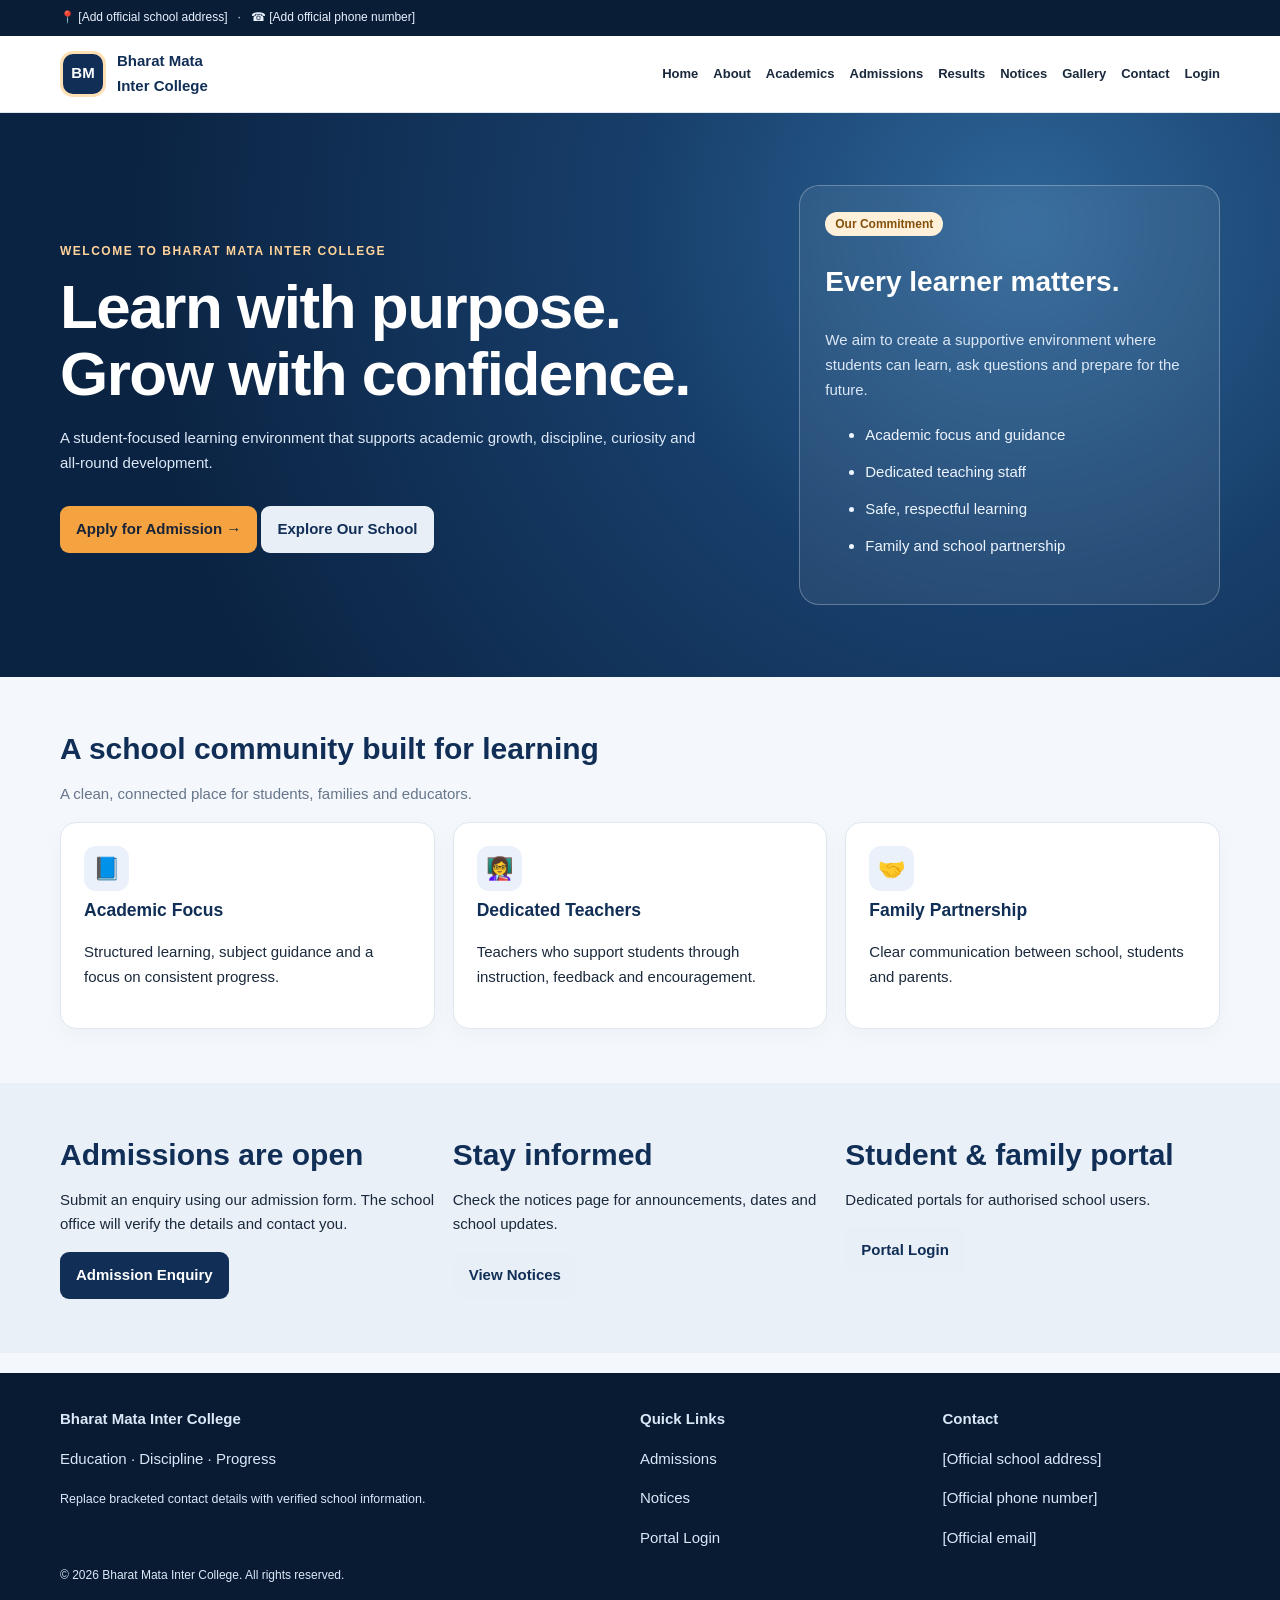
<file: index.html>
<!doctype html><html lang="en"><head><meta charset="utf-8"><meta name="viewport" content="width=device-width,initial-scale=1"><title>Home | Bharat Mata Inter College</title><link rel="stylesheet" href="styles.css"></head><body><div class="top"><div class="container">📍 [Add official school address] &nbsp; · &nbsp; ☎ [Add official phone number]</div></div><header class="nav"><div class="container navin"><a class="brand" href="index.html"><span class="logo">BM</span><span>Bharat Mata<br>Inter College</span></a><button class="menu" type="button">☰ Menu</button><nav class="links"><a href="index.html">Home</a><a href="about.html">About</a><a href="academics.html">Academics</a><a href="admissions.html">Admissions</a><a href="results.html">Results</a><a href="notices.html">Notices</a><a href="gallery.html">Gallery</a><a href="contact.html">Contact</a><a href="login.html">Login</a></nav></div></header><section class="hero"><div class="container hero-grid"><div><span class="eyebrow">Welcome to Bharat Mata Inter College</span><h1>Learn with purpose.<br>Grow with confidence.</h1><p>A student-focused learning environment that supports academic growth, discipline, curiosity and all-round development.</p><div class="spacer"></div><a class="btn gold" href="admissions.html">Apply for Admission →</a> <a class="btn light" href="about.html">Explore Our School</a></div><div class="hero-card"><span class="tag">Our Commitment</span><h2 style="color:white;font-size:28px">Every learner matters.</h2><p>We aim to create a supportive environment where students can learn, ask questions and prepare for the future.</p><ul><li>Academic focus and guidance</li><li>Dedicated teaching staff</li><li>Safe, respectful learning</li><li>Family and school partnership</li></ul></div></div></section><section class="section"><div class="container"><h2>A school community built for learning</h2><p class="section-intro">A clean, connected place for students, families and educators.</p><div class="grid"><article class="card"><div class="icon">📘</div><h3>Academic Focus</h3><p>Structured learning, subject guidance and a focus on consistent progress.</p></article><article class="card"><div class="icon">👩‍🏫</div><h3>Dedicated Teachers</h3><p>Teachers who support students through instruction, feedback and encouragement.</p></article><article class="card"><div class="icon">🤝</div><h3>Family Partnership</h3><p>Clear communication between school, students and parents.</p></article></div></div></section><section class="section" style="background:#eaf0f8"><div class="container grid"><div><h2>Admissions are open</h2><p>Submit an enquiry using our admission form. The school office will verify the details and contact you.</p><a class="btn" href="admissions.html">Admission Enquiry</a></div><div><h2>Stay informed</h2><p>Check the notices page for announcements, dates and school updates.</p><a class="btn light" href="notices.html">View Notices</a></div><div><h2>Student & family portal</h2><p>Dedicated portals for authorised school users.</p><a class="btn light" href="login.html">Portal Login</a></div></div></section><footer class="footer"><div class="container footergrid"><div><b>Bharat Mata Inter College</b><p>Education · Discipline · Progress</p><small>Replace bracketed contact details with verified school information.</small></div><div><b>Quick Links</b><p><a href="admissions.html">Admissions</a></p><p><a href="notices.html">Notices</a></p><p><a href="login.html">Portal Login</a></p></div><div><b>Contact</b><p>[Official school address]</p><p>[Official phone number]</p><p>[Official email]</p></div></div><div class="container small">© <span id="year"></span> Bharat Mata Inter College. All rights reserved.</div></footer><script src="app.js"></script></body></html>
</file>
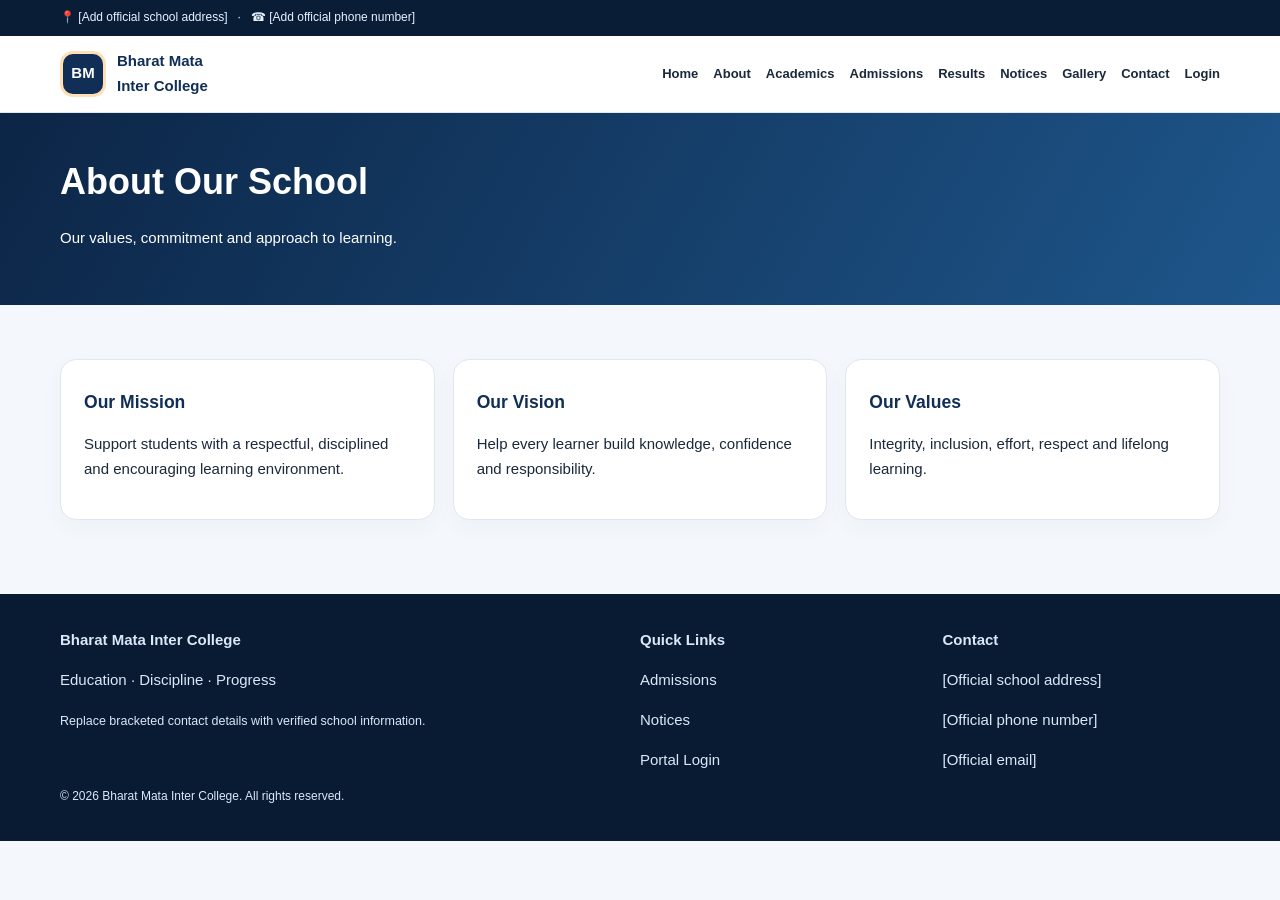
<file: about.html>
<!doctype html><html lang="en"><head><meta charset="utf-8"><meta name="viewport" content="width=device-width,initial-scale=1"><title>About | Bharat Mata Inter College</title><link rel="stylesheet" href="styles.css"></head><body><div class="top"><div class="container">📍 [Add official school address] &nbsp; · &nbsp; ☎ [Add official phone number]</div></div><header class="nav"><div class="container navin"><a class="brand" href="index.html"><span class="logo">BM</span><span>Bharat Mata<br>Inter College</span></a><button class="menu" type="button">☰ Menu</button><nav class="links"><a href="index.html">Home</a><a href="about.html">About</a><a href="academics.html">Academics</a><a href="admissions.html">Admissions</a><a href="results.html">Results</a><a href="notices.html">Notices</a><a href="gallery.html">Gallery</a><a href="contact.html">Contact</a><a href="login.html">Login</a></nav></div></header><section class="pagehead"><div class="container"><h1>About Our School</h1><p>Our values, commitment and approach to learning.</p></div></section><section class="section"><div class="container grid"><div class="card"><h3>Our Mission</h3><p>Support students with a respectful, disciplined and encouraging learning environment.</p></div><div class="card"><h3>Our Vision</h3><p>Help every learner build knowledge, confidence and responsibility.</p></div><div class="card"><h3>Our Values</h3><p>Integrity, inclusion, effort, respect and lifelong learning.</p></div></div></section><footer class="footer"><div class="container footergrid"><div><b>Bharat Mata Inter College</b><p>Education · Discipline · Progress</p><small>Replace bracketed contact details with verified school information.</small></div><div><b>Quick Links</b><p><a href="admissions.html">Admissions</a></p><p><a href="notices.html">Notices</a></p><p><a href="login.html">Portal Login</a></p></div><div><b>Contact</b><p>[Official school address]</p><p>[Official phone number]</p><p>[Official email]</p></div></div><div class="container small">© <span id="year"></span> Bharat Mata Inter College. All rights reserved.</div></footer><script src="app.js"></script></body></html>
</file>
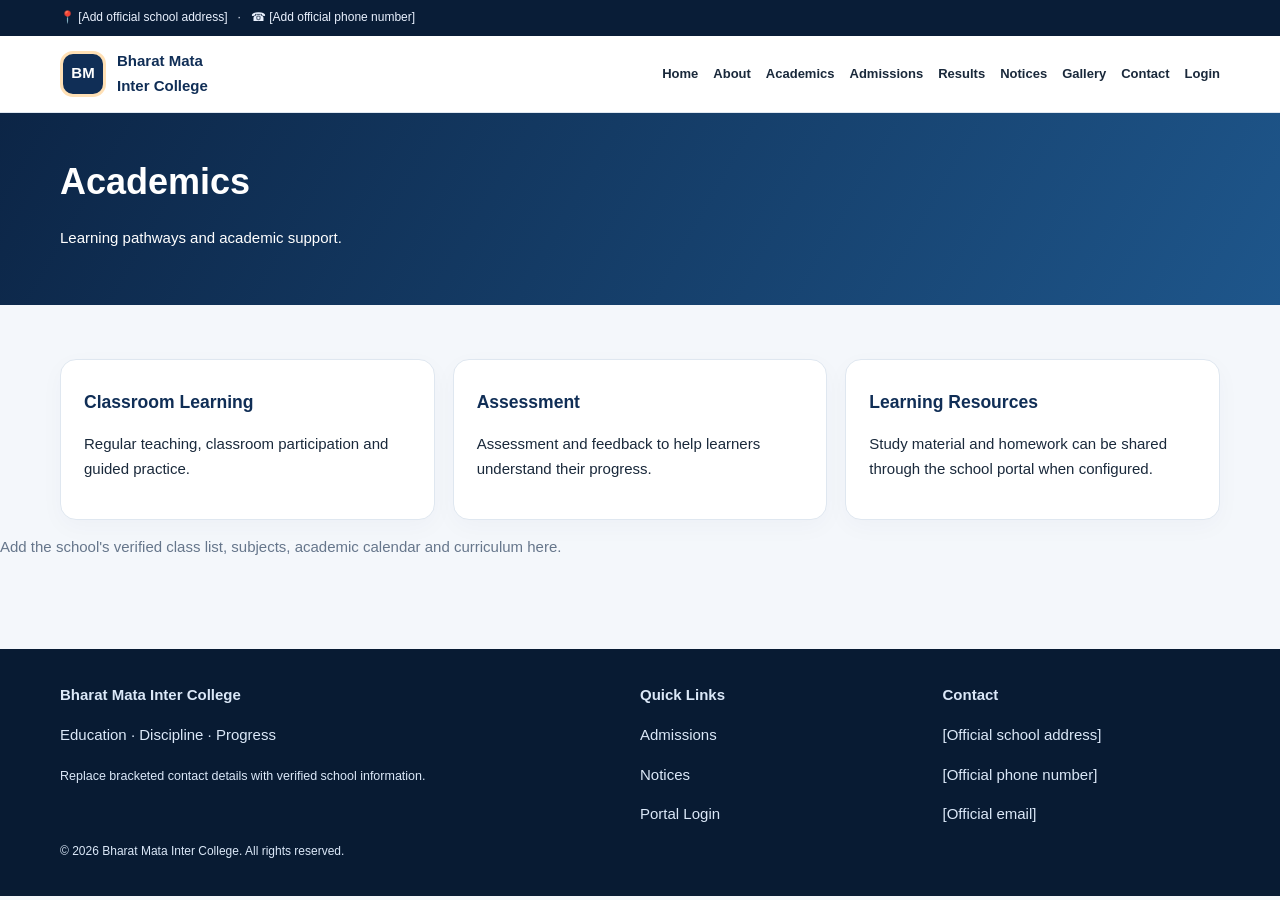
<file: academics.html>
<!doctype html><html lang="en"><head><meta charset="utf-8"><meta name="viewport" content="width=device-width,initial-scale=1"><title>Academics | Bharat Mata Inter College</title><link rel="stylesheet" href="styles.css"></head><body><div class="top"><div class="container">📍 [Add official school address] &nbsp; · &nbsp; ☎ [Add official phone number]</div></div><header class="nav"><div class="container navin"><a class="brand" href="index.html"><span class="logo">BM</span><span>Bharat Mata<br>Inter College</span></a><button class="menu" type="button">☰ Menu</button><nav class="links"><a href="index.html">Home</a><a href="about.html">About</a><a href="academics.html">Academics</a><a href="admissions.html">Admissions</a><a href="results.html">Results</a><a href="notices.html">Notices</a><a href="gallery.html">Gallery</a><a href="contact.html">Contact</a><a href="login.html">Login</a></nav></div></header><section class="pagehead"><div class="container"><h1>Academics</h1><p>Learning pathways and academic support.</p></div></section><section class="section"><div class="container grid"><div class="card"><h3>Classroom Learning</h3><p>Regular teaching, classroom participation and guided practice.</p></div><div class="card"><h3>Assessment</h3><p>Assessment and feedback to help learners understand their progress.</p></div><div class="card"><h3>Learning Resources</h3><p>Study material and homework can be shared through the school portal when configured.</p></div></div><p class="muted">Add the school's verified class list, subjects, academic calendar and curriculum here.</p></div></section><footer class="footer"><div class="container footergrid"><div><b>Bharat Mata Inter College</b><p>Education · Discipline · Progress</p><small>Replace bracketed contact details with verified school information.</small></div><div><b>Quick Links</b><p><a href="admissions.html">Admissions</a></p><p><a href="notices.html">Notices</a></p><p><a href="login.html">Portal Login</a></p></div><div><b>Contact</b><p>[Official school address]</p><p>[Official phone number]</p><p>[Official email]</p></div></div><div class="container small">© <span id="year"></span> Bharat Mata Inter College. All rights reserved.</div></footer><script src="app.js"></script></body></html>
</file>
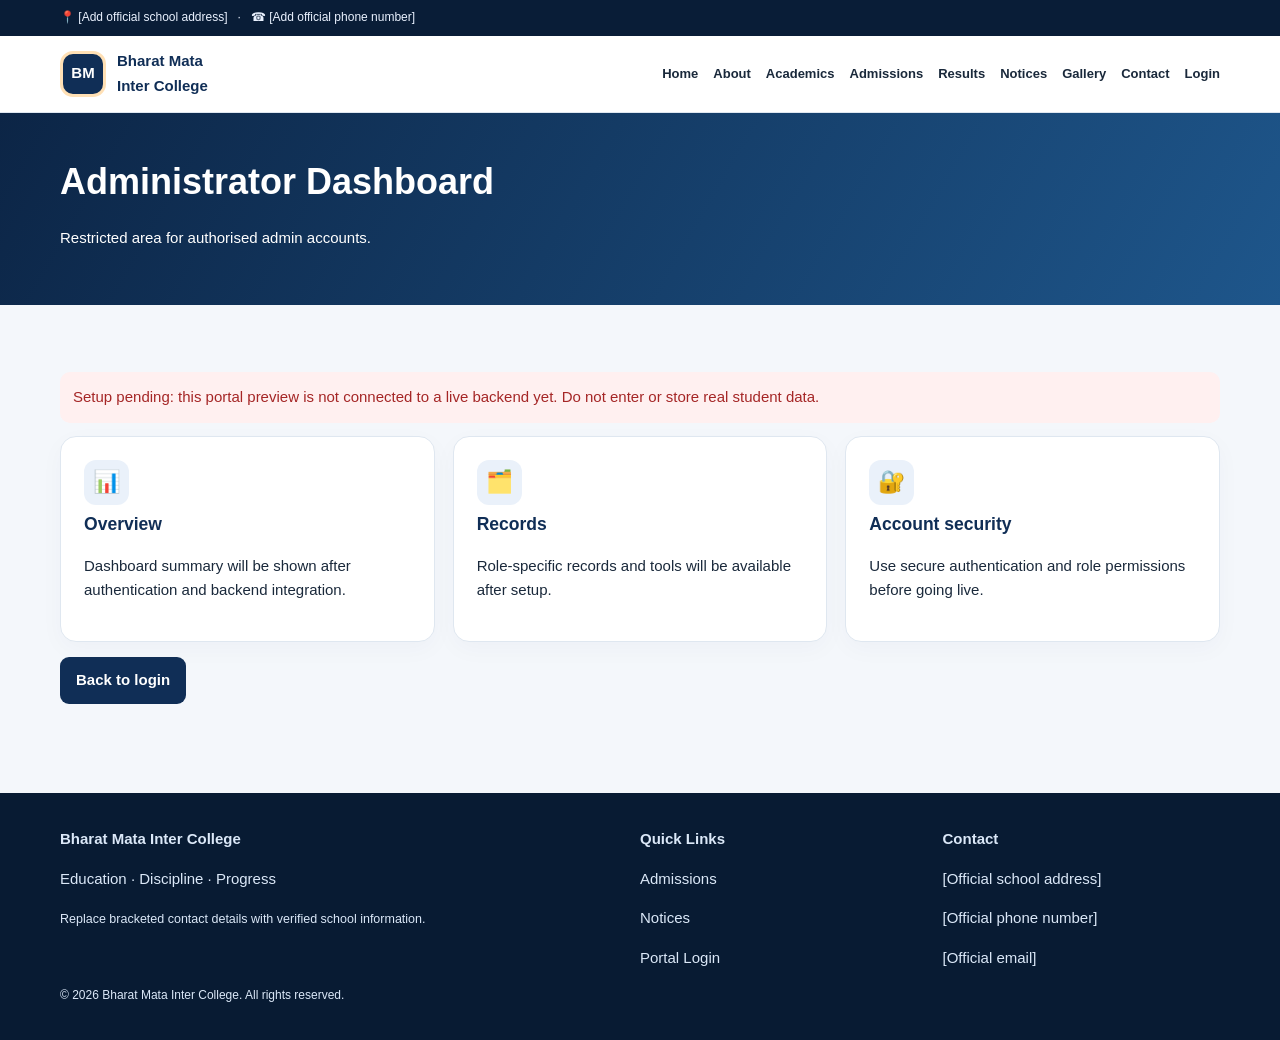
<file: admin.html>
<!doctype html><html lang="en"><head><meta charset="utf-8"><meta name="viewport" content="width=device-width,initial-scale=1"><title>Administrator Dashboard | Bharat Mata Inter College</title><link rel="stylesheet" href="styles.css"></head><body><div class="top"><div class="container">📍 [Add official school address] &nbsp; · &nbsp; ☎ [Add official phone number]</div></div><header class="nav"><div class="container navin"><a class="brand" href="index.html"><span class="logo">BM</span><span>Bharat Mata<br>Inter College</span></a><button class="menu" type="button">☰ Menu</button><nav class="links"><a href="index.html">Home</a><a href="about.html">About</a><a href="academics.html">Academics</a><a href="admissions.html">Admissions</a><a href="results.html">Results</a><a href="notices.html">Notices</a><a href="gallery.html">Gallery</a><a href="contact.html">Contact</a><a href="login.html">Login</a></nav></div></header><section class="pagehead"><div class="container"><h1>Administrator Dashboard</h1><p>Restricted area for authorised admin accounts.</p></div></section><section class="section"><div class="container"><div class="alert error">Setup pending: this portal preview is not connected to a live backend yet. Do not enter or store real student data.</div><div class="grid"><div class="card"><div class="icon">📊</div><h3>Overview</h3><p>Dashboard summary will be shown after authentication and backend integration.</p></div><div class="card"><div class="icon">🗂️</div><h3>Records</h3><p>Role-specific records and tools will be available after setup.</p></div><div class="card"><div class="icon">🔐</div><h3>Account security</h3><p>Use secure authentication and role permissions before going live.</p></div></div><p><a class="btn" href="login.html">Back to login</a></p></div></section><footer class="footer"><div class="container footergrid"><div><b>Bharat Mata Inter College</b><p>Education · Discipline · Progress</p><small>Replace bracketed contact details with verified school information.</small></div><div><b>Quick Links</b><p><a href="admissions.html">Admissions</a></p><p><a href="notices.html">Notices</a></p><p><a href="login.html">Portal Login</a></p></div><div><b>Contact</b><p>[Official school address]</p><p>[Official phone number]</p><p>[Official email]</p></div></div><div class="container small">© <span id="year"></span> Bharat Mata Inter College. All rights reserved.</div></footer><script src="app.js"></script></body></html>
</file>
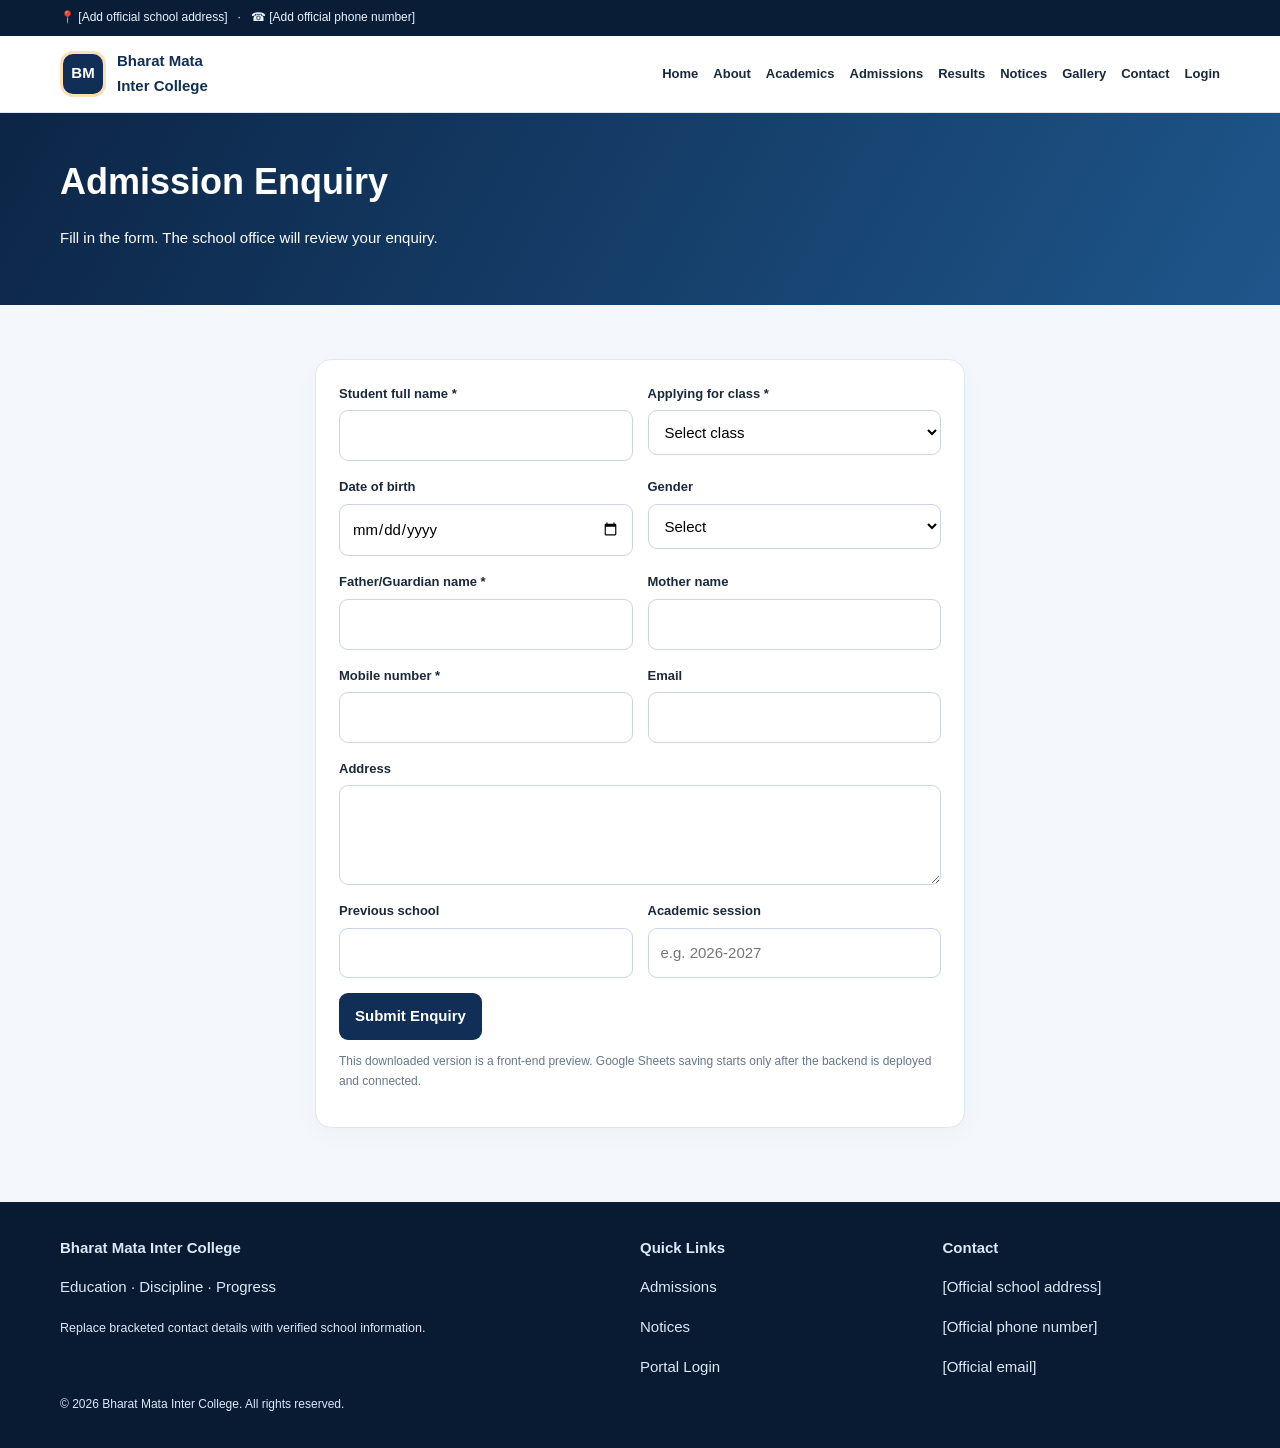
<file: admissions.html>
<!doctype html><html lang="en"><head><meta charset="utf-8"><meta name="viewport" content="width=device-width,initial-scale=1"><title>Admissions | Bharat Mata Inter College</title><link rel="stylesheet" href="styles.css"></head><body><div class="top"><div class="container">📍 [Add official school address] &nbsp; · &nbsp; ☎ [Add official phone number]</div></div><header class="nav"><div class="container navin"><a class="brand" href="index.html"><span class="logo">BM</span><span>Bharat Mata<br>Inter College</span></a><button class="menu" type="button">☰ Menu</button><nav class="links"><a href="index.html">Home</a><a href="about.html">About</a><a href="academics.html">Academics</a><a href="admissions.html">Admissions</a><a href="results.html">Results</a><a href="notices.html">Notices</a><a href="gallery.html">Gallery</a><a href="contact.html">Contact</a><a href="login.html">Login</a></nav></div></header><section class="pagehead"><div class="container"><h1>Admission Enquiry</h1><p>Fill in the form. The school office will review your enquiry.</p></div></section><section class="section"><div class="container center card"><form id="admission-form"><div class="formgrid"><div class="field"><label>Student full name *</label><input name="studentName" required></div><div class="field"><label>Applying for class *</label><select name="applyingClass" required><option value="">Select class</option><option>Nursery</option><option>LKG</option><option>UKG</option><option>Class 1</option><option>Class 2</option><option>Class 3</option><option>Class 4</option><option>Class 5</option><option>Class 6</option><option>Class 7</option><option>Class 8</option><option>Class 9</option><option>Class 10</option><option>Class 11</option><option>Class 12</option></select></div><div class="field"><label>Date of birth</label><input type="date" name="dob"></div><div class="field"><label>Gender</label><select name="gender"><option value="">Select</option><option>Female</option><option>Male</option><option>Other</option></select></div><div class="field"><label>Father/Guardian name *</label><input name="fatherName" required></div><div class="field"><label>Mother name</label><input name="motherName"></div><div class="field"><label>Mobile number *</label><input name="mobile" required inputmode="tel"></div><div class="field"><label>Email</label><input type="email" name="email"></div><div class="field full"><label>Address</label><textarea name="address"></textarea></div><div class="field"><label>Previous school</label><input name="previousSchool"></div><div class="field"><label>Academic session</label><input name="session" placeholder="e.g. 2026-2027"></div></div><div class="spacer"></div><button type="submit">Submit Enquiry</button><div id="form-message" class="alert" hidden></div><p class="small muted">This downloaded version is a front-end preview. Google Sheets saving starts only after the backend is deployed and connected.</p></form></div></section><footer class="footer"><div class="container footergrid"><div><b>Bharat Mata Inter College</b><p>Education · Discipline · Progress</p><small>Replace bracketed contact details with verified school information.</small></div><div><b>Quick Links</b><p><a href="admissions.html">Admissions</a></p><p><a href="notices.html">Notices</a></p><p><a href="login.html">Portal Login</a></p></div><div><b>Contact</b><p>[Official school address]</p><p>[Official phone number]</p><p>[Official email]</p></div></div><div class="container small">© <span id="year"></span> Bharat Mata Inter College. All rights reserved.</div></footer><script src="app.js"></script></body></html>
</file>
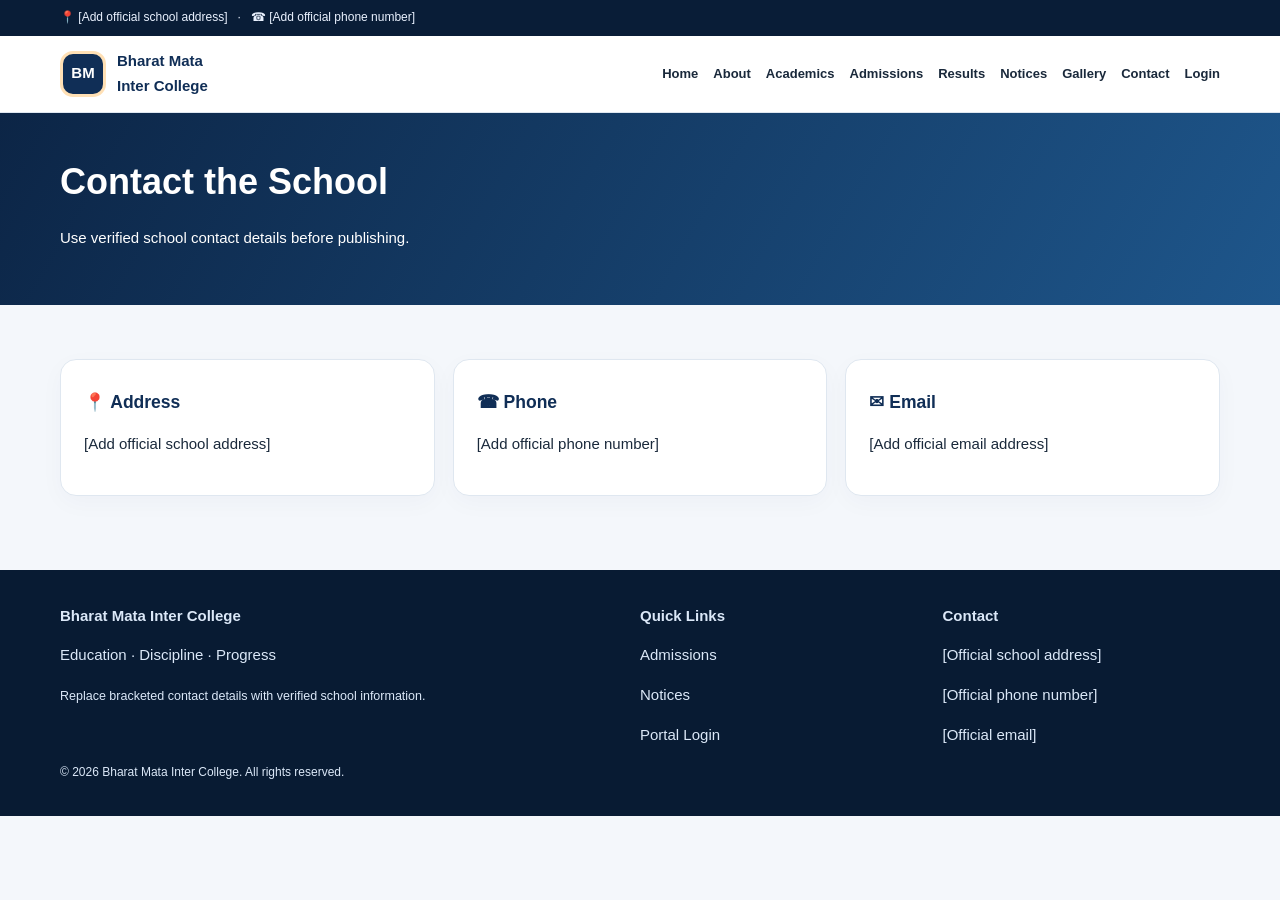
<file: contact.html>
<!doctype html><html lang="en"><head><meta charset="utf-8"><meta name="viewport" content="width=device-width,initial-scale=1"><title>Contact | Bharat Mata Inter College</title><link rel="stylesheet" href="styles.css"></head><body><div class="top"><div class="container">📍 [Add official school address] &nbsp; · &nbsp; ☎ [Add official phone number]</div></div><header class="nav"><div class="container navin"><a class="brand" href="index.html"><span class="logo">BM</span><span>Bharat Mata<br>Inter College</span></a><button class="menu" type="button">☰ Menu</button><nav class="links"><a href="index.html">Home</a><a href="about.html">About</a><a href="academics.html">Academics</a><a href="admissions.html">Admissions</a><a href="results.html">Results</a><a href="notices.html">Notices</a><a href="gallery.html">Gallery</a><a href="contact.html">Contact</a><a href="login.html">Login</a></nav></div></header><section class="pagehead"><div class="container"><h1>Contact the School</h1><p>Use verified school contact details before publishing.</p></div></section><section class="section"><div class="container grid"><div class="card"><h3>📍 Address</h3><p>[Add official school address]</p></div><div class="card"><h3>☎ Phone</h3><p>[Add official phone number]</p></div><div class="card"><h3>✉ Email</h3><p>[Add official email address]</p></div></div></section><footer class="footer"><div class="container footergrid"><div><b>Bharat Mata Inter College</b><p>Education · Discipline · Progress</p><small>Replace bracketed contact details with verified school information.</small></div><div><b>Quick Links</b><p><a href="admissions.html">Admissions</a></p><p><a href="notices.html">Notices</a></p><p><a href="login.html">Portal Login</a></p></div><div><b>Contact</b><p>[Official school address]</p><p>[Official phone number]</p><p>[Official email]</p></div></div><div class="container small">© <span id="year"></span> Bharat Mata Inter College. All rights reserved.</div></footer><script src="app.js"></script></body></html>
</file>
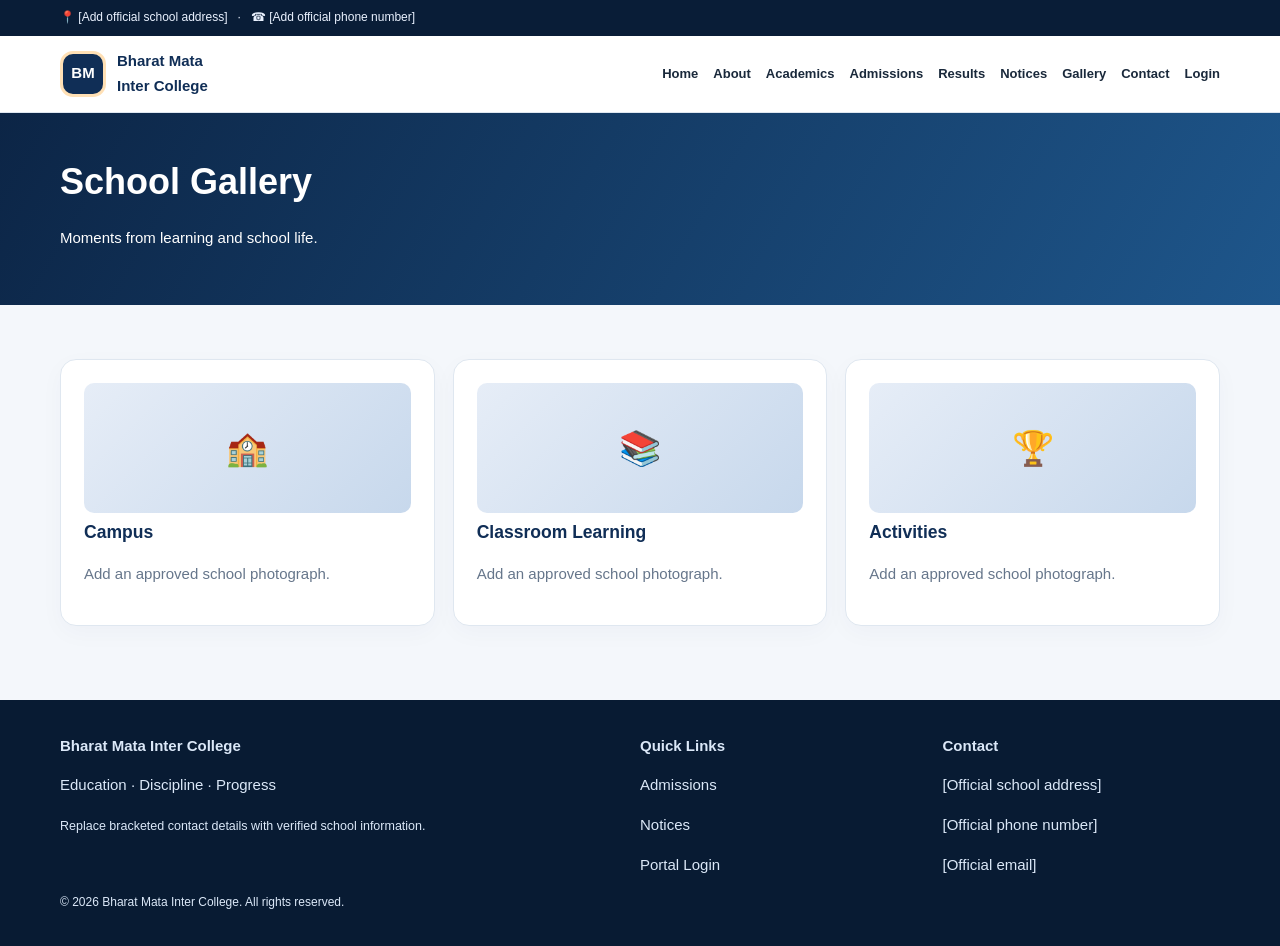
<file: gallery.html>
<!doctype html><html lang="en"><head><meta charset="utf-8"><meta name="viewport" content="width=device-width,initial-scale=1"><title>Gallery | Bharat Mata Inter College</title><link rel="stylesheet" href="styles.css"></head><body><div class="top"><div class="container">📍 [Add official school address] &nbsp; · &nbsp; ☎ [Add official phone number]</div></div><header class="nav"><div class="container navin"><a class="brand" href="index.html"><span class="logo">BM</span><span>Bharat Mata<br>Inter College</span></a><button class="menu" type="button">☰ Menu</button><nav class="links"><a href="index.html">Home</a><a href="about.html">About</a><a href="academics.html">Academics</a><a href="admissions.html">Admissions</a><a href="results.html">Results</a><a href="notices.html">Notices</a><a href="gallery.html">Gallery</a><a href="contact.html">Contact</a><a href="login.html">Login</a></nav></div></header><section class="pagehead"><div class="container"><h1>School Gallery</h1><p>Moments from learning and school life.</p></div></section><section class="section"><div class="container grid"><div class="card"><div style="height:130px;background:linear-gradient(135deg,#e6edf7,#c7d8ec);border-radius:10px;display:grid;place-items:center;font-size:34px">🏫</div><h3>Campus</h3><p class="muted">Add an approved school photograph.</p></div><div class="card"><div style="height:130px;background:linear-gradient(135deg,#e6edf7,#c7d8ec);border-radius:10px;display:grid;place-items:center;font-size:34px">📚</div><h3>Classroom Learning</h3><p class="muted">Add an approved school photograph.</p></div><div class="card"><div style="height:130px;background:linear-gradient(135deg,#e6edf7,#c7d8ec);border-radius:10px;display:grid;place-items:center;font-size:34px">🏆</div><h3>Activities</h3><p class="muted">Add an approved school photograph.</p></div></div></section><footer class="footer"><div class="container footergrid"><div><b>Bharat Mata Inter College</b><p>Education · Discipline · Progress</p><small>Replace bracketed contact details with verified school information.</small></div><div><b>Quick Links</b><p><a href="admissions.html">Admissions</a></p><p><a href="notices.html">Notices</a></p><p><a href="login.html">Portal Login</a></p></div><div><b>Contact</b><p>[Official school address]</p><p>[Official phone number]</p><p>[Official email]</p></div></div><div class="container small">© <span id="year"></span> Bharat Mata Inter College. All rights reserved.</div></footer><script src="app.js"></script></body></html>
</file>
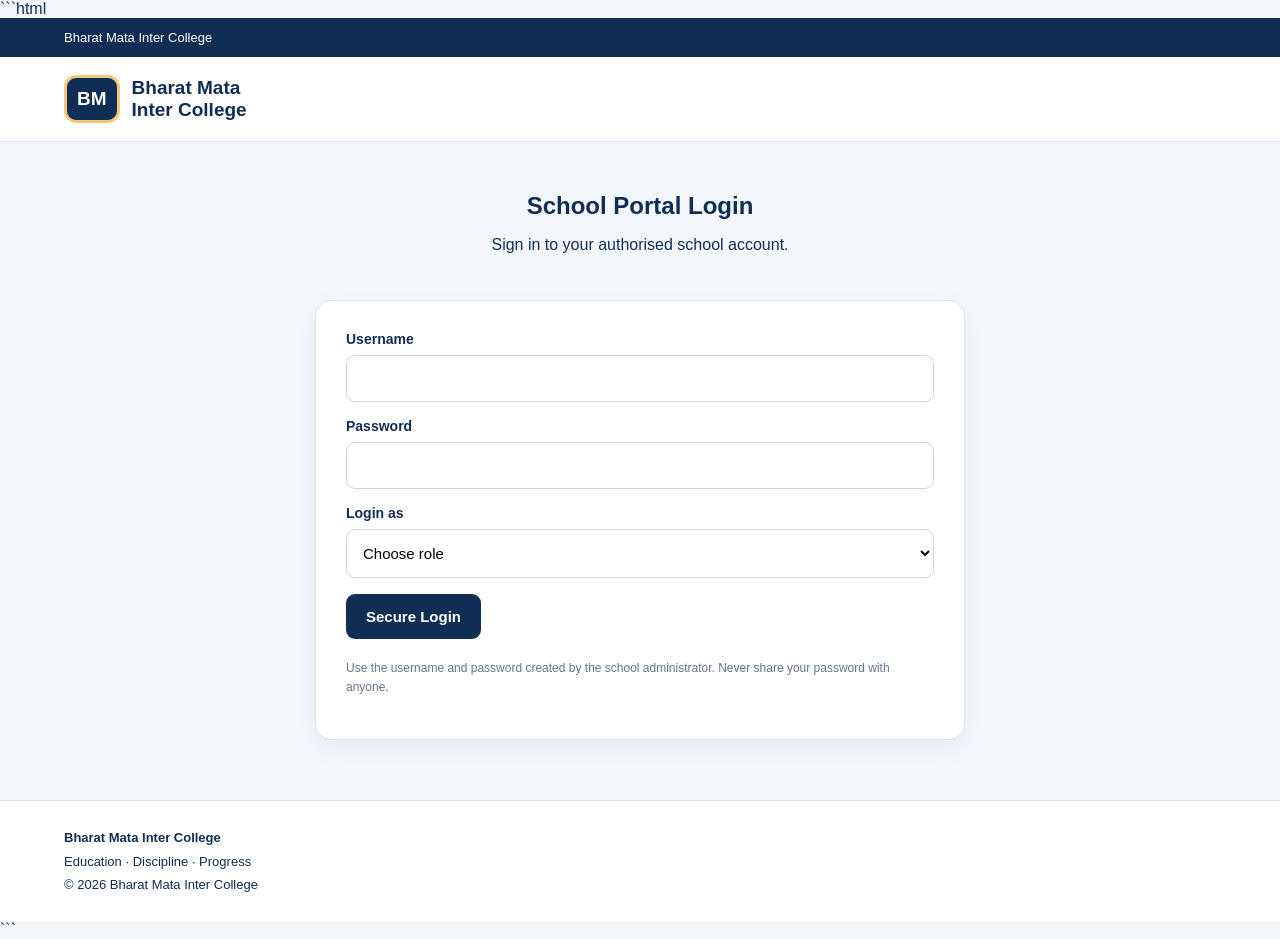
<file: login.html>
```html
<!DOCTYPE html>
<html lang="en">
<head>
  <base target="_top">
  <meta charset="UTF-8">
  <meta name="viewport" content="width=device-width, initial-scale=1">
  <title>Portal Login | Bharat Mata Inter College</title>

  <style>
    * { box-sizing: border-box; }

    body {
      margin: 0;
      font-family: Arial, sans-serif;
      background: #f3f6fb;
      color: #102e55;
    }

    .top {
      background: #102e55;
      color: white;
      padding: 12px 5%;
      font-size: 13px;
    }

    header {
      background: white;
      padding: 18px 5%;
      border-bottom: 1px solid #dbe4f0;
    }

    .brand {
      display: flex;
      align-items: center;
      gap: 12px;
      color: #102e55;
      font-size: 19px;
      font-weight: bold;
      text-decoration: none;
    }

    .logo {
      background: #102e55;
      color: white;
      border: 3px solid #f4c77b;
      border-radius: 12px;
      padding: 10px;
    }

    .pagehead {
      text-align: center;
      padding: 30px 15px 10px;
    }

    .pagehead h1 {
      margin-bottom: 8px;
    }

    .card {
      width: min(92%, 650px);
      margin: 20px auto 60px;
      padding: 30px;
      background: white;
      border: 1px solid #d9e3f1;
      border-radius: 16px;
      box-shadow: 0 8px 30px rgba(16, 46, 85, .05);
    }

    .field { margin-bottom: 16px; }

    label {
      display: block;
      margin-bottom: 8px;
      font-weight: bold;
      font-size: 14px;
    }

    input, select {
      width: 100%;
      padding: 14px 12px;
      border: 1px solid #cbd7e8;
      border-radius: 9px;
      font-size: 15px;
      background: white;
    }

    input:focus, select:focus {
      outline: 2px solid #9bbce9;
      border-color: #102e55;
    }

    button {
      background: #102e55;
      color: white;
      padding: 14px 20px;
      border: none;
      border-radius: 9px;
      font-weight: bold;
      cursor: pointer;
      font-size: 15px;
    }

    button:disabled {
      opacity: .6;
      cursor: wait;
    }

    .alert {
      margin-top: 16px;
      padding: 14px;
      border-radius: 9px;
      overflow-wrap: anywhere;
    }

    .error {
      background: #fff0f0;
      color: #b42318;
    }

    .success {
      background: #eaf8ef;
      color: #176b35;
    }

    .muted {
      color: #64748b;
      font-size: 12px;
      line-height: 1.6;
      margin-top: 20px;
    }

    footer {
      padding: 25px 5%;
      background: white;
      border-top: 1px solid #dbe4f0;
      font-size: 13px;
      line-height: 1.8;
    }
  </style>
</head>

<body>
  <div class="top">
    Bharat Mata Inter College
  </div>

  <header>
    <a class="brand" href="<?= ScriptApp.getService().getUrl() ?>?page=index">
      <span class="logo">BM</span>
      <span>Bharat Mata<br>Inter College</span>
    </a>
  </header>

  <section class="pagehead">
    <h1>School Portal Login</h1>
    <p>Sign in to your authorised school account.</p>
  </section>

  <main class="card">
    <form id="login-form">
      <div class="field">
        <label for="username">Username</label>
        <input
          id="username"
          name="username"
          type="text"
          autocomplete="username"
          required
          maxlength="100"
        >
      </div>

      <div class="field">
        <label for="password">Password</label>
        <input
          id="password"
          name="password"
          type="password"
          autocomplete="current-password"
          required
          maxlength="256"
        >
      </div>

      <div class="field">
        <label for="role">Login as</label>
        <select id="role" name="role" required>
          <option value="">Choose role</option>
          <option value="admin">Admin</option>
          <option value="teacher">Teacher</option>
          <option value="student">Student</option>
          <option value="parent">Parent</option>
        </select>
      </div>

      <button id="login-button" type="submit">Secure Login</button>

      <div id="login-message" class="alert" role="alert" hidden></div>
    </form>

    <p class="muted">
      Use the username and password created by the school administrator.
      Never share your password with anyone.
    </p>
  </main>

  <footer>
    <strong>Bharat Mata Inter College</strong><br>
    Education · Discipline · Progress<br>
    &copy; <span id="year"></span> Bharat Mata Inter College
  </footer>

  <script>
    const APP_URL = '<?= ScriptApp.getService().getUrl() ?>';

    const form = document.getElementById('login-form');
    const button = document.getElementById('login-button');
    const message = document.getElementById('login-message');

    document.getElementById('year').textContent =
      new Date().getFullYear();

    function showMessage(text, type) {
      message.textContent = text;
      message.className = 'alert ' + type;
      message.hidden = false;
    }

    form.addEventListener('submit', function(event) {
      event.preventDefault();

      const username = document.getElementById('username').value.trim();
      const password = document.getElementById('password').value;
      const role = document.getElementById('role').value;

      if (!username || !password || !role) {
        showMessage('Please fill in all fields.', 'error');
        return;
      }

      if (
        typeof google === 'undefined' ||
        !google.script ||
        !google.script.run
      ) {
        showMessage(
          'Backend connection unavailable. Open the deployed Google Apps Script Web App URL, not the local HTML file.',
          'error'
        );
        return;
      }

      button.disabled = true;
      button.textContent = 'Signing in...';
      message.hidden = true;

      google.script.run
        .withSuccessHandler(function(result) {
          button.disabled = false;
          button.textContent = 'Secure Login';

          if (!result || !result.success || !result.token) {
            showMessage('Login failed. Please try again.', 'error');
            return;
          }

          try {
            sessionStorage.setItem('bmic_session_token', result.token);
            sessionStorage.setItem(
              'bmic_user',
              JSON.stringify(result.user)
            );
          } catch (e) {
            showMessage(
              'Could not save your login session in this browser.',
              'error'
            );
            return;
          }

          showMessage('Login successful. Opening your dashboard...', 'success');

          const allowedPages = ['admin', 'teacher', 'student', 'parent'];
          const destination = allowedPages.includes(result.redirect)
            ? result.redirect
            : result.user.role;

          window.top.location.href =
            APP_URL + '?page=' + encodeURIComponent(destination);
        })
        .withFailureHandler(function(error) {
          button.disabled = false;
          button.textContent = 'Secure Login';

          showMessage(
            error && error.message
              ? error.message
              : 'Login failed. Please check your credentials and try again.',
            'error'
          );
        })
        .login(username, password, role);
    });
  </script>
</body>
</html>
```
</file>
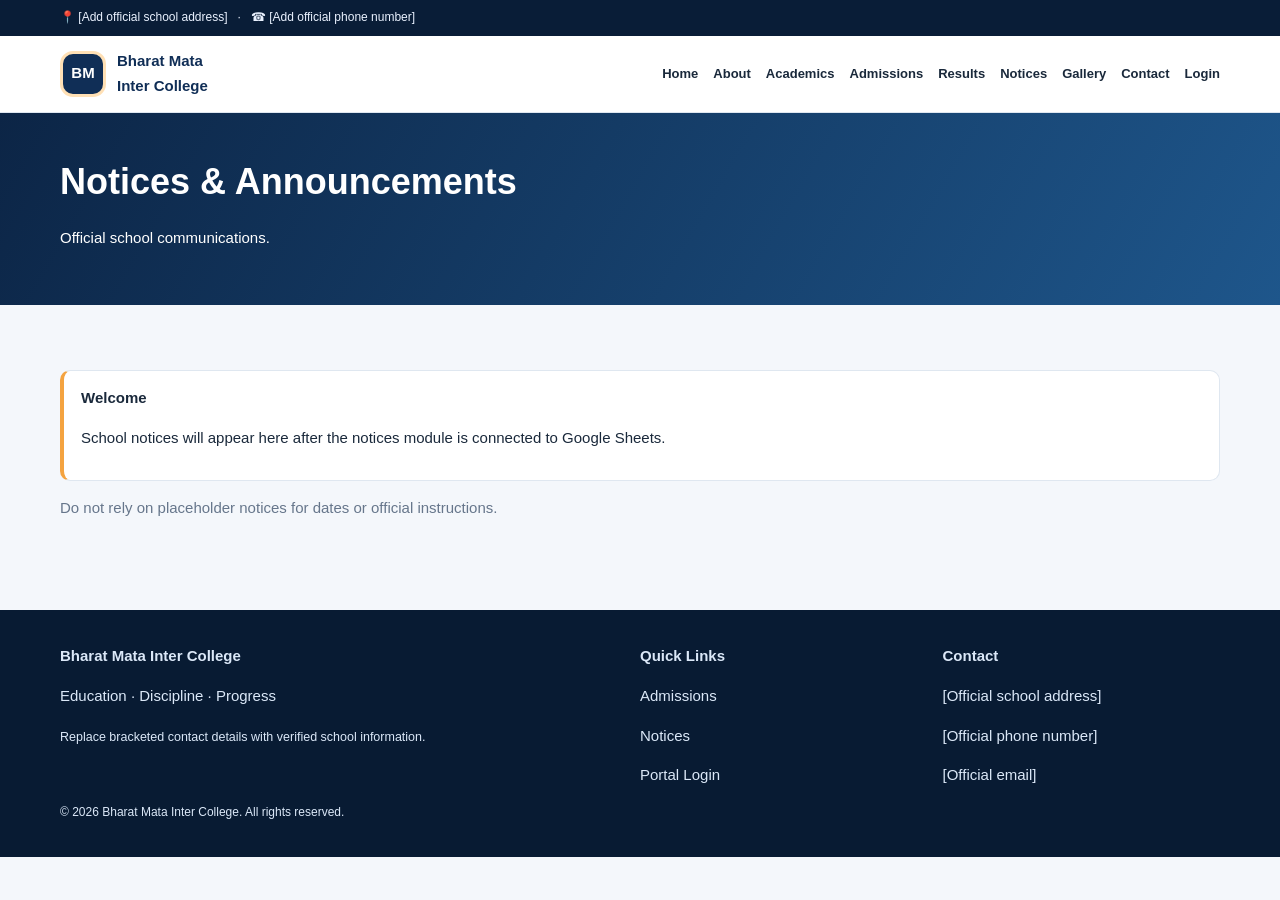
<file: notices.html>
<!doctype html><html lang="en"><head><meta charset="utf-8"><meta name="viewport" content="width=device-width,initial-scale=1"><title>Notices | Bharat Mata Inter College</title><link rel="stylesheet" href="styles.css"></head><body><div class="top"><div class="container">📍 [Add official school address] &nbsp; · &nbsp; ☎ [Add official phone number]</div></div><header class="nav"><div class="container navin"><a class="brand" href="index.html"><span class="logo">BM</span><span>Bharat Mata<br>Inter College</span></a><button class="menu" type="button">☰ Menu</button><nav class="links"><a href="index.html">Home</a><a href="about.html">About</a><a href="academics.html">Academics</a><a href="admissions.html">Admissions</a><a href="results.html">Results</a><a href="notices.html">Notices</a><a href="gallery.html">Gallery</a><a href="contact.html">Contact</a><a href="login.html">Login</a></nav></div></header><section class="pagehead"><div class="container"><h1>Notices & Announcements</h1><p>Official school communications.</p></div></section><section class="section"><div class="container"><div class="notice"><b>Welcome</b><p>School notices will appear here after the notices module is connected to Google Sheets.</p></div><p class="muted">Do not rely on placeholder notices for dates or official instructions.</p></div></section><footer class="footer"><div class="container footergrid"><div><b>Bharat Mata Inter College</b><p>Education · Discipline · Progress</p><small>Replace bracketed contact details with verified school information.</small></div><div><b>Quick Links</b><p><a href="admissions.html">Admissions</a></p><p><a href="notices.html">Notices</a></p><p><a href="login.html">Portal Login</a></p></div><div><b>Contact</b><p>[Official school address]</p><p>[Official phone number]</p><p>[Official email]</p></div></div><div class="container small">© <span id="year"></span> Bharat Mata Inter College. All rights reserved.</div></footer><script src="app.js"></script></body></html>
</file>
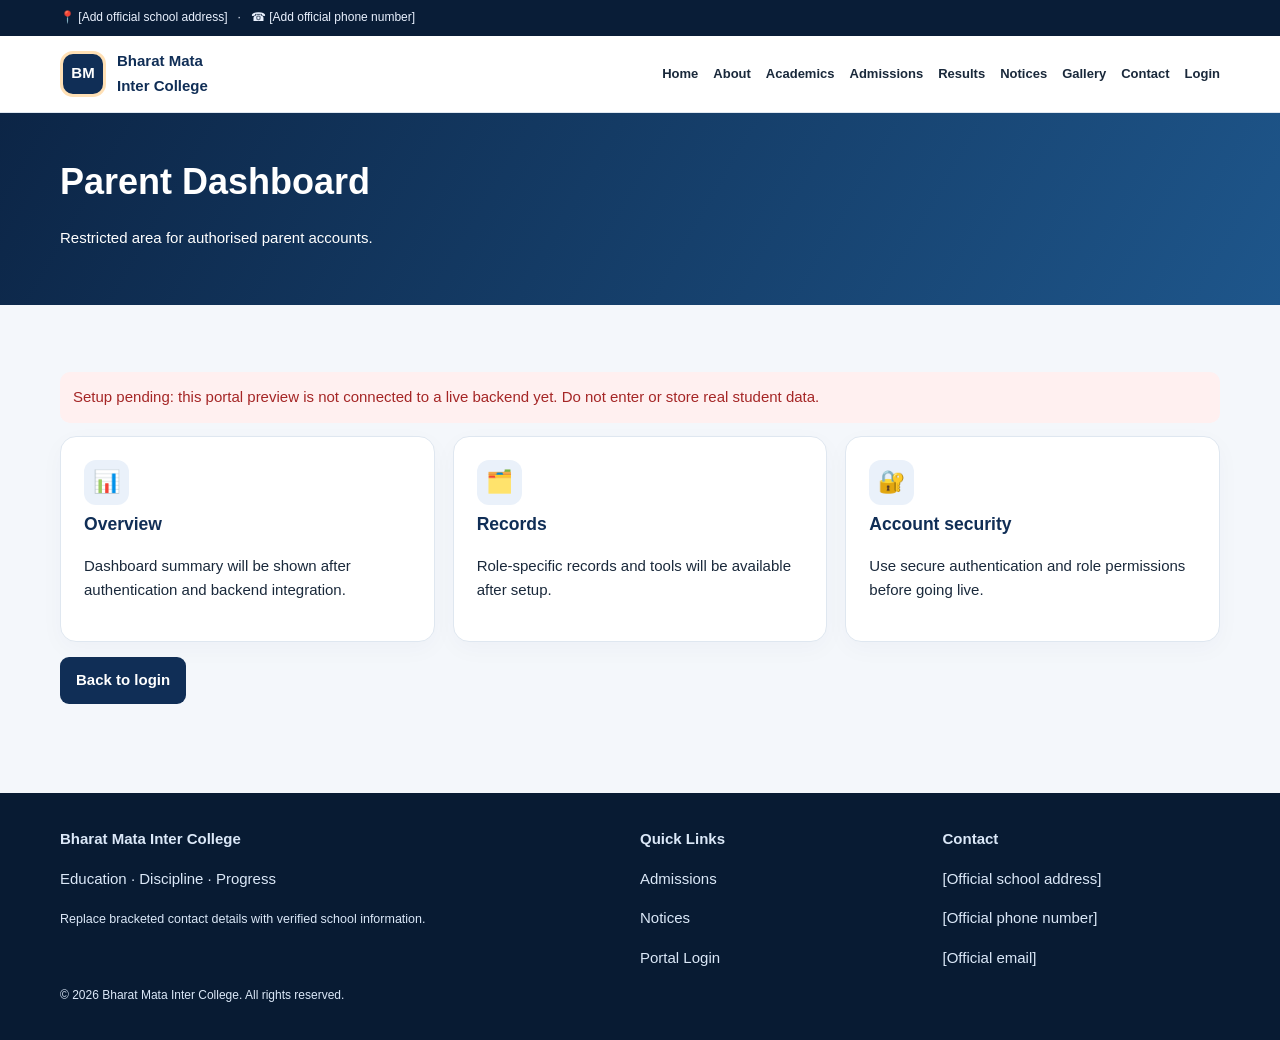
<file: parent.html>
<!doctype html><html lang="en"><head><meta charset="utf-8"><meta name="viewport" content="width=device-width,initial-scale=1"><title>Parent Dashboard | Bharat Mata Inter College</title><link rel="stylesheet" href="styles.css"></head><body><div class="top"><div class="container">📍 [Add official school address] &nbsp; · &nbsp; ☎ [Add official phone number]</div></div><header class="nav"><div class="container navin"><a class="brand" href="index.html"><span class="logo">BM</span><span>Bharat Mata<br>Inter College</span></a><button class="menu" type="button">☰ Menu</button><nav class="links"><a href="index.html">Home</a><a href="about.html">About</a><a href="academics.html">Academics</a><a href="admissions.html">Admissions</a><a href="results.html">Results</a><a href="notices.html">Notices</a><a href="gallery.html">Gallery</a><a href="contact.html">Contact</a><a href="login.html">Login</a></nav></div></header><section class="pagehead"><div class="container"><h1>Parent Dashboard</h1><p>Restricted area for authorised parent accounts.</p></div></section><section class="section"><div class="container"><div class="alert error">Setup pending: this portal preview is not connected to a live backend yet. Do not enter or store real student data.</div><div class="grid"><div class="card"><div class="icon">📊</div><h3>Overview</h3><p>Dashboard summary will be shown after authentication and backend integration.</p></div><div class="card"><div class="icon">🗂️</div><h3>Records</h3><p>Role-specific records and tools will be available after setup.</p></div><div class="card"><div class="icon">🔐</div><h3>Account security</h3><p>Use secure authentication and role permissions before going live.</p></div></div><p><a class="btn" href="login.html">Back to login</a></p></div></section><footer class="footer"><div class="container footergrid"><div><b>Bharat Mata Inter College</b><p>Education · Discipline · Progress</p><small>Replace bracketed contact details with verified school information.</small></div><div><b>Quick Links</b><p><a href="admissions.html">Admissions</a></p><p><a href="notices.html">Notices</a></p><p><a href="login.html">Portal Login</a></p></div><div><b>Contact</b><p>[Official school address]</p><p>[Official phone number]</p><p>[Official email]</p></div></div><div class="container small">© <span id="year"></span> Bharat Mata Inter College. All rights reserved.</div></footer><script src="app.js"></script></body></html>
</file>
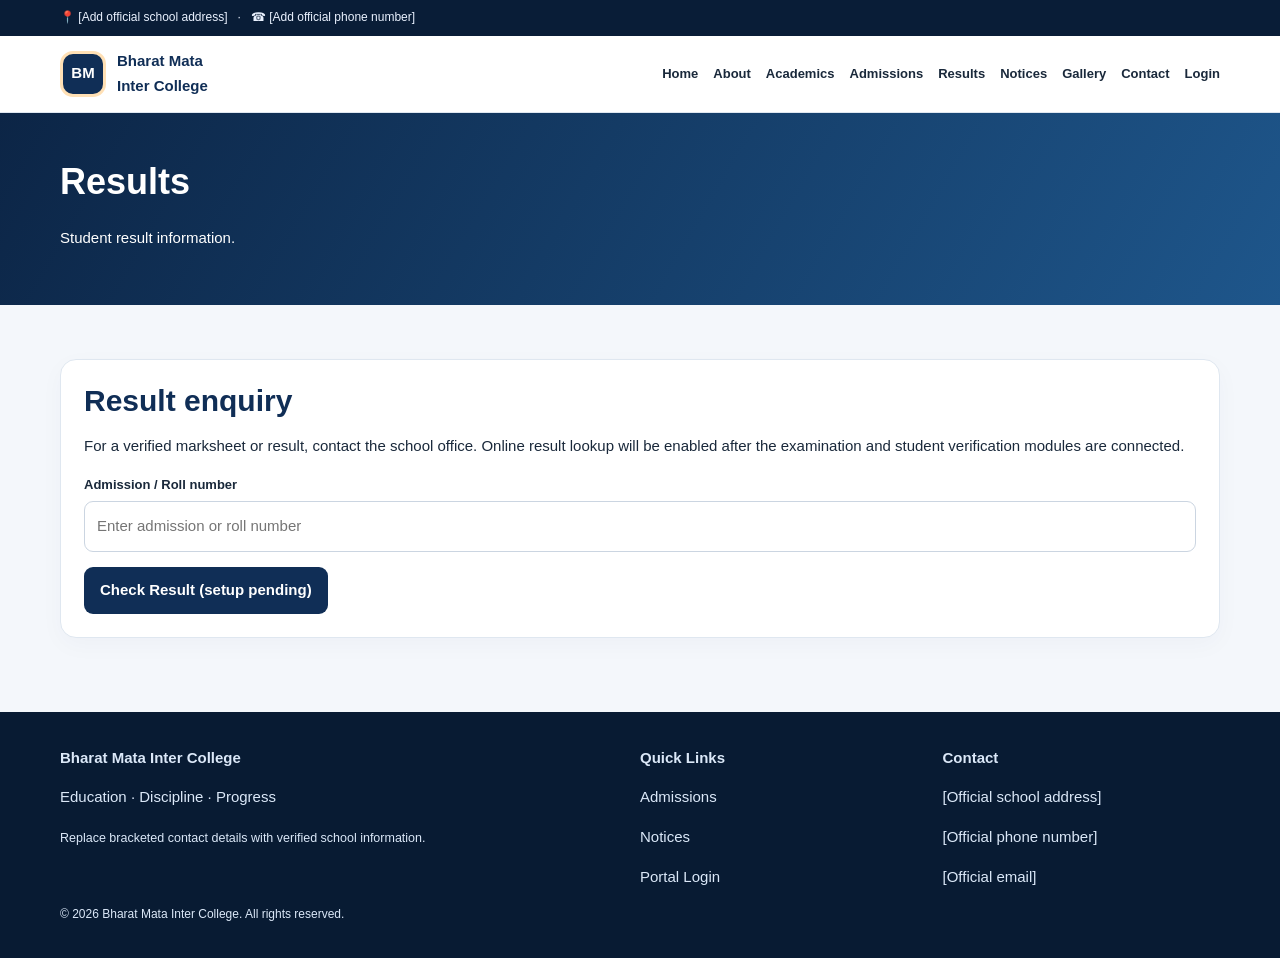
<file: results.html>
<!doctype html><html lang="en"><head><meta charset="utf-8"><meta name="viewport" content="width=device-width,initial-scale=1"><title>Results | Bharat Mata Inter College</title><link rel="stylesheet" href="styles.css"></head><body><div class="top"><div class="container">📍 [Add official school address] &nbsp; · &nbsp; ☎ [Add official phone number]</div></div><header class="nav"><div class="container navin"><a class="brand" href="index.html"><span class="logo">BM</span><span>Bharat Mata<br>Inter College</span></a><button class="menu" type="button">☰ Menu</button><nav class="links"><a href="index.html">Home</a><a href="about.html">About</a><a href="academics.html">Academics</a><a href="admissions.html">Admissions</a><a href="results.html">Results</a><a href="notices.html">Notices</a><a href="gallery.html">Gallery</a><a href="contact.html">Contact</a><a href="login.html">Login</a></nav></div></header><section class="pagehead"><div class="container"><h1>Results</h1><p>Student result information.</p></div></section><section class="section"><div class="container card"><h2>Result enquiry</h2><p>For a verified marksheet or result, contact the school office. Online result lookup will be enabled after the examination and student verification modules are connected.</p><div class="field"><label>Admission / Roll number</label><input placeholder="Enter admission or roll number" disabled></div><div class="spacer"></div><button disabled>Check Result (setup pending)</button></div></section><footer class="footer"><div class="container footergrid"><div><b>Bharat Mata Inter College</b><p>Education · Discipline · Progress</p><small>Replace bracketed contact details with verified school information.</small></div><div><b>Quick Links</b><p><a href="admissions.html">Admissions</a></p><p><a href="notices.html">Notices</a></p><p><a href="login.html">Portal Login</a></p></div><div><b>Contact</b><p>[Official school address]</p><p>[Official phone number]</p><p>[Official email]</p></div></div><div class="container small">© <span id="year"></span> Bharat Mata Inter College. All rights reserved.</div></footer><script src="app.js"></script></body></html>
</file>
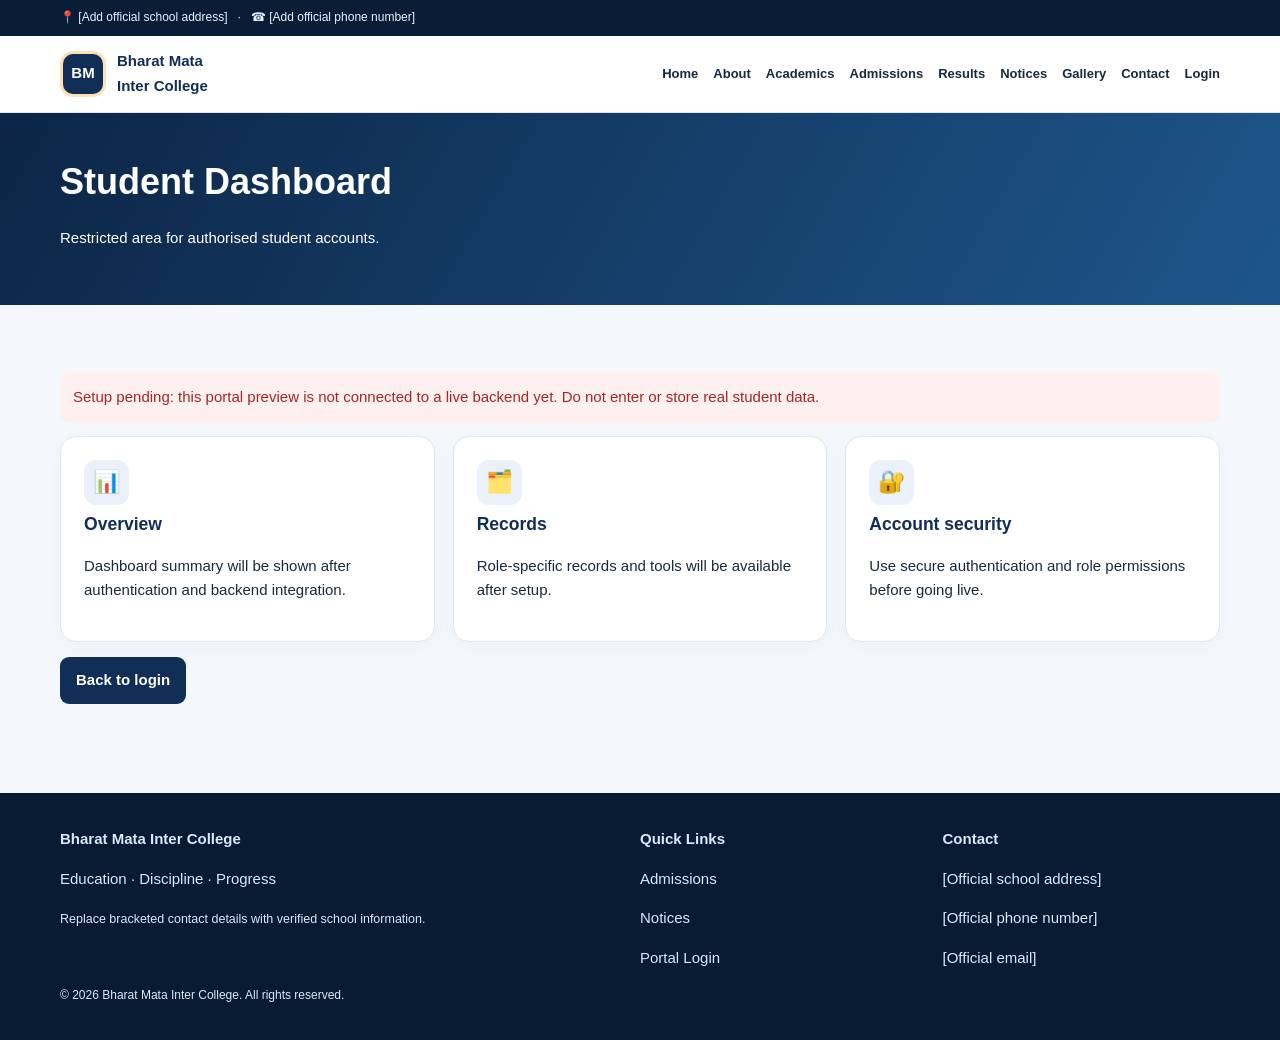
<file: student.html>
<!doctype html><html lang="en"><head><meta charset="utf-8"><meta name="viewport" content="width=device-width,initial-scale=1"><title>Student Dashboard | Bharat Mata Inter College</title><link rel="stylesheet" href="styles.css"></head><body><div class="top"><div class="container">📍 [Add official school address] &nbsp; · &nbsp; ☎ [Add official phone number]</div></div><header class="nav"><div class="container navin"><a class="brand" href="index.html"><span class="logo">BM</span><span>Bharat Mata<br>Inter College</span></a><button class="menu" type="button">☰ Menu</button><nav class="links"><a href="index.html">Home</a><a href="about.html">About</a><a href="academics.html">Academics</a><a href="admissions.html">Admissions</a><a href="results.html">Results</a><a href="notices.html">Notices</a><a href="gallery.html">Gallery</a><a href="contact.html">Contact</a><a href="login.html">Login</a></nav></div></header><section class="pagehead"><div class="container"><h1>Student Dashboard</h1><p>Restricted area for authorised student accounts.</p></div></section><section class="section"><div class="container"><div class="alert error">Setup pending: this portal preview is not connected to a live backend yet. Do not enter or store real student data.</div><div class="grid"><div class="card"><div class="icon">📊</div><h3>Overview</h3><p>Dashboard summary will be shown after authentication and backend integration.</p></div><div class="card"><div class="icon">🗂️</div><h3>Records</h3><p>Role-specific records and tools will be available after setup.</p></div><div class="card"><div class="icon">🔐</div><h3>Account security</h3><p>Use secure authentication and role permissions before going live.</p></div></div><p><a class="btn" href="login.html">Back to login</a></p></div></section><footer class="footer"><div class="container footergrid"><div><b>Bharat Mata Inter College</b><p>Education · Discipline · Progress</p><small>Replace bracketed contact details with verified school information.</small></div><div><b>Quick Links</b><p><a href="admissions.html">Admissions</a></p><p><a href="notices.html">Notices</a></p><p><a href="login.html">Portal Login</a></p></div><div><b>Contact</b><p>[Official school address]</p><p>[Official phone number]</p><p>[Official email]</p></div></div><div class="container small">© <span id="year"></span> Bharat Mata Inter College. All rights reserved.</div></footer><script src="app.js"></script></body></html>
</file>
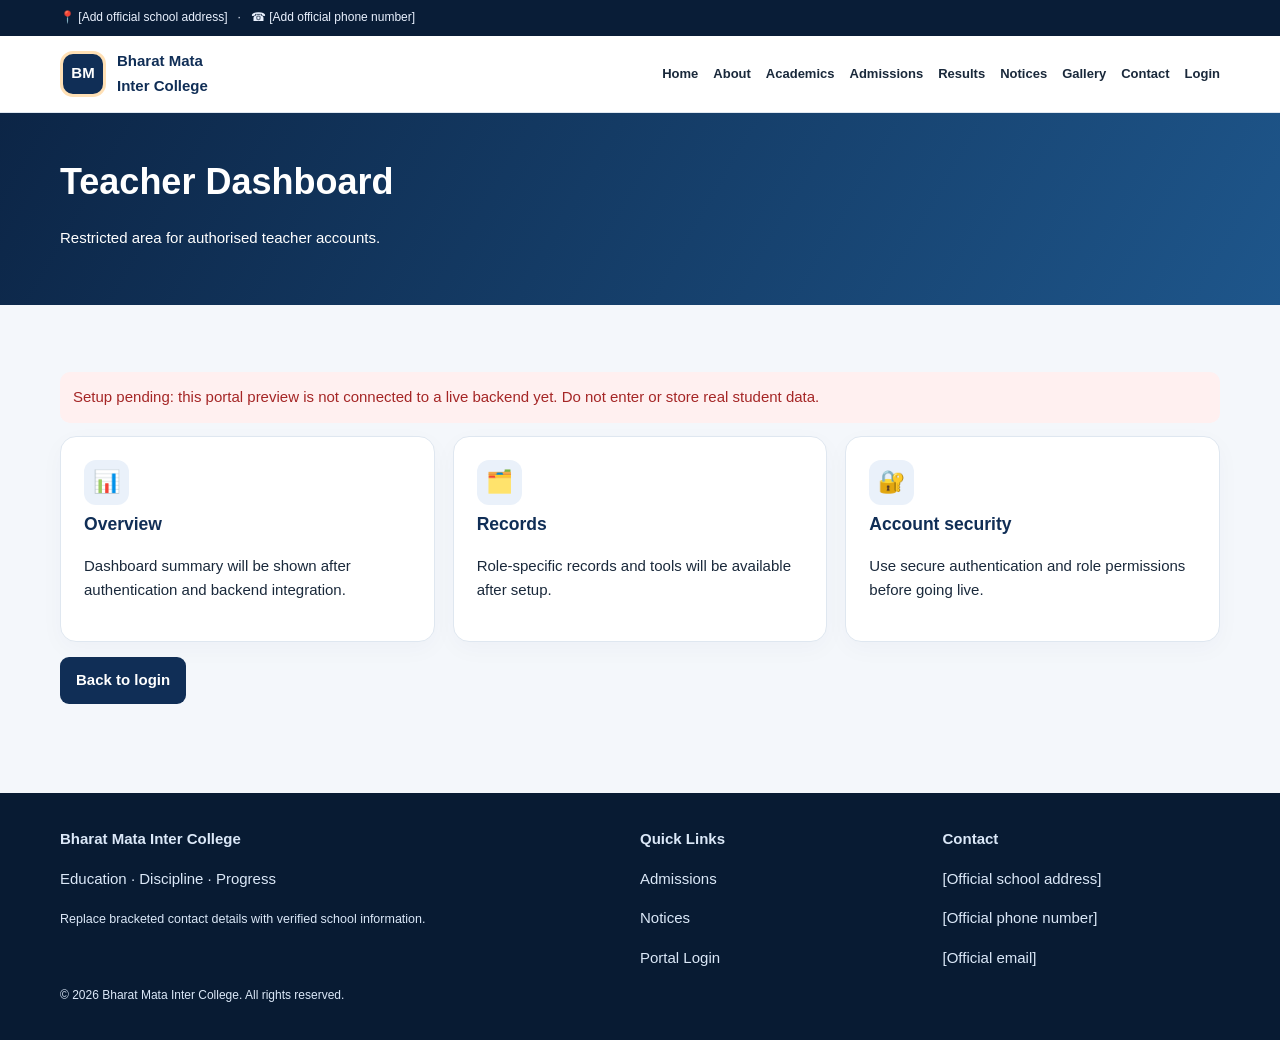
<file: teacher.html>
<!doctype html><html lang="en"><head><meta charset="utf-8"><meta name="viewport" content="width=device-width,initial-scale=1"><title>Teacher Dashboard | Bharat Mata Inter College</title><link rel="stylesheet" href="styles.css"></head><body><div class="top"><div class="container">📍 [Add official school address] &nbsp; · &nbsp; ☎ [Add official phone number]</div></div><header class="nav"><div class="container navin"><a class="brand" href="index.html"><span class="logo">BM</span><span>Bharat Mata<br>Inter College</span></a><button class="menu" type="button">☰ Menu</button><nav class="links"><a href="index.html">Home</a><a href="about.html">About</a><a href="academics.html">Academics</a><a href="admissions.html">Admissions</a><a href="results.html">Results</a><a href="notices.html">Notices</a><a href="gallery.html">Gallery</a><a href="contact.html">Contact</a><a href="login.html">Login</a></nav></div></header><section class="pagehead"><div class="container"><h1>Teacher Dashboard</h1><p>Restricted area for authorised teacher accounts.</p></div></section><section class="section"><div class="container"><div class="alert error">Setup pending: this portal preview is not connected to a live backend yet. Do not enter or store real student data.</div><div class="grid"><div class="card"><div class="icon">📊</div><h3>Overview</h3><p>Dashboard summary will be shown after authentication and backend integration.</p></div><div class="card"><div class="icon">🗂️</div><h3>Records</h3><p>Role-specific records and tools will be available after setup.</p></div><div class="card"><div class="icon">🔐</div><h3>Account security</h3><p>Use secure authentication and role permissions before going live.</p></div></div><p><a class="btn" href="login.html">Back to login</a></p></div></section><footer class="footer"><div class="container footergrid"><div><b>Bharat Mata Inter College</b><p>Education · Discipline · Progress</p><small>Replace bracketed contact details with verified school information.</small></div><div><b>Quick Links</b><p><a href="admissions.html">Admissions</a></p><p><a href="notices.html">Notices</a></p><p><a href="login.html">Portal Login</a></p></div><div><b>Contact</b><p>[Official school address]</p><p>[Official phone number]</p><p>[Official email]</p></div></div><div class="container small">© <span id="year"></span> Bharat Mata Inter College. All rights reserved.</div></footer><script src="app.js"></script></body></html>
</file>
<file: styles.css>
:root{--navy:#102e56;--blue:#1d568e;--gold:#f4a340;--bg:#f4f7fb;--line:#dfe7f0;--ink:#1a293b;--muted:#66768b;--white:#fff}
*{box-sizing:border-box}body{margin:0;background:var(--bg);color:var(--ink);font:15px/1.65 Inter,Segoe UI,Arial,sans-serif}a{text-decoration:none;color:inherit}button,input,select,textarea{font:inherit}.container{width:min(1160px,calc(100% - 32px));margin:auto}.top{background:#091d37;color:#eaf2ff;padding:8px 0;font-size:12px}.nav{background:white;border-bottom:1px solid var(--line);position:sticky;top:0;z-index:10}.navin{min-height:76px;display:flex;justify-content:space-between;align-items:center;gap:18px}.brand{display:flex;align-items:center;gap:11px;color:var(--navy);font-weight:800}.logo{width:46px;height:46px;border-radius:13px;background:var(--navy);color:#fff;border:3px solid #ffe0b5;display:grid;place-items:center;font-weight:900}.links{display:flex;gap:15px;align-items:center;font-size:13px;font-weight:650}.links a:hover{color:#c77717}.btn,button{background:var(--navy);color:#fff;border:0;border-radius:9px;padding:11px 16px;display:inline-block;cursor:pointer;font-weight:700}.btn.gold{background:var(--gold);color:#182337}.btn.light{background:#e9eff7;color:var(--navy)}.menu{display:none}.hero{background:radial-gradient(circle at 80% 20%,#2d6598 0,#173e6a 35%,#0b2342 80%);color:#fff;padding:72px 0}.hero-grid{display:grid;grid-template-columns:1.25fr .75fr;gap:38px;align-items:center}.hero h1{font-size:clamp(38px,5vw,62px);line-height:1.08;margin:12px 0 18px;letter-spacing:-1.5px}.hero p{color:#dce8f7;max-width:640px}.eyebrow{font-size:12px;letter-spacing:1.5px;text-transform:uppercase;color:#ffd39a;font-weight:800}.hero-card{background:#ffffff12;border:1px solid #ffffff45;border-radius:20px;padding:25px;backdrop-filter:blur(6px)}.hero-card h3{margin-top:0}.hero-card li{padding:6px 0;color:#eef5ff}.section{padding:54px 0}.section h2{font-size:30px;color:var(--navy);line-height:1.2;margin:0 0 12px}.section-intro{color:var(--muted);max-width:720px}.grid{display:grid;grid-template-columns:repeat(3,minmax(0,1fr));gap:18px}.card{background:#fff;border:1px solid var(--line);border-radius:16px;padding:23px;box-shadow:0 7px 24px #112f5208}.card h3{color:var(--navy);margin:5px 0 8px}.icon{width:45px;height:45px;border-radius:12px;background:#eaf1fa;display:grid;place-items:center;font-size:22px}.pagehead{background:linear-gradient(120deg,#0c2546,#1e568b);color:#fff;padding:39px 0}.pagehead h1{margin:0;font-size:36px}.muted{color:var(--muted)}.formgrid{display:grid;grid-template-columns:repeat(2,minmax(0,1fr));gap:15px}.field{display:flex;flex-direction:column;gap:6px}.field.full{grid-column:1/-1}.field label{font-size:13px;font-weight:750}.field input,.field select,.field textarea{width:100%;padding:12px;border:1px solid #cbd5e1;border-radius:9px;background:#fff}.field textarea{min-height:100px}.notice{background:#fff;border:1px solid var(--line);border-left:4px solid var(--gold);padding:15px 17px;margin:11px 0;border-radius:10px}.pill{display:inline-block;border-radius:30px;background:#e4f5eb;color:#17643f;padding:3px 10px;font-size:12px;font-weight:800}.alert{padding:13px;border-radius:10px;margin:13px 0;background:#e8f5ed;color:#17643f}.alert.error{background:#fff0f0;color:#a52626}.stats{display:grid;grid-template-columns:repeat(3,minmax(0,1fr));gap:13px}.stat{background:#fff;border:1px solid var(--line);border-radius:14px;padding:18px}.stat strong{display:block;font-size:28px;color:var(--navy)}.tablewrap{overflow:auto;background:#fff;border:1px solid var(--line);border-radius:12px}table{border-collapse:collapse;width:100%;min-width:620px}th,td{text-align:left;padding:12px;border-bottom:1px solid var(--line);font-size:13px}th{background:#edf2f8;color:var(--navy)}.dashboard{display:grid;grid-template-columns:225px 1fr;min-height:65vh}.sidebar{background:#0d294e;color:#e1eafa;padding:18px 12px}.side-link{display:block;padding:10px 12px;border-radius:8px;margin:4px 0}.side-link:hover,.side-link.active{background:#ffffff1c}.dashmain{padding:28px;min-width:0}.dashhead{display:flex;justify-content:space-between;gap:12px;align-items:center;margin-bottom:20px}.footer{background:#081b33;color:#dbe8f8;padding:34px 0;margin-top:20px}.footergrid{display:grid;grid-template-columns:2fr 1fr 1fr;gap:25px}.small{font-size:12px}.spacer{height:15px}.center{max-width:650px;margin:auto}.tag{font-size:12px;background:#fff0d9;color:#84500c;border-radius:30px;padding:5px 10px;font-weight:800}
@media(max-width:900px){.links{display:none;position:absolute;top:76px;left:0;right:0;background:#fff;padding:18px;flex-direction:column;align-items:stretch;border-bottom:1px solid var(--line)}.links.open{display:flex}.menu{display:inline-block}.hero-grid{grid-template-columns:1fr}.grid{grid-template-columns:repeat(2,minmax(0,1fr))}.dashboard{grid-template-columns:1fr}.sidebar{display:flex;overflow:auto}.sidebar h3{display:none}.side-link{white-space:nowrap}.dashmain{padding:18px}}
@media(max-width:560px){.grid,.formgrid,.stats,.footergrid{grid-template-columns:1fr}.field.full{grid-column:auto}.hero{padding:48px 0}.navin{min-height:68px}.links{top:68px}.brand{font-size:12px}.pagehead h1{font-size:29px}.dashmain{padding:13px}}
</file>
